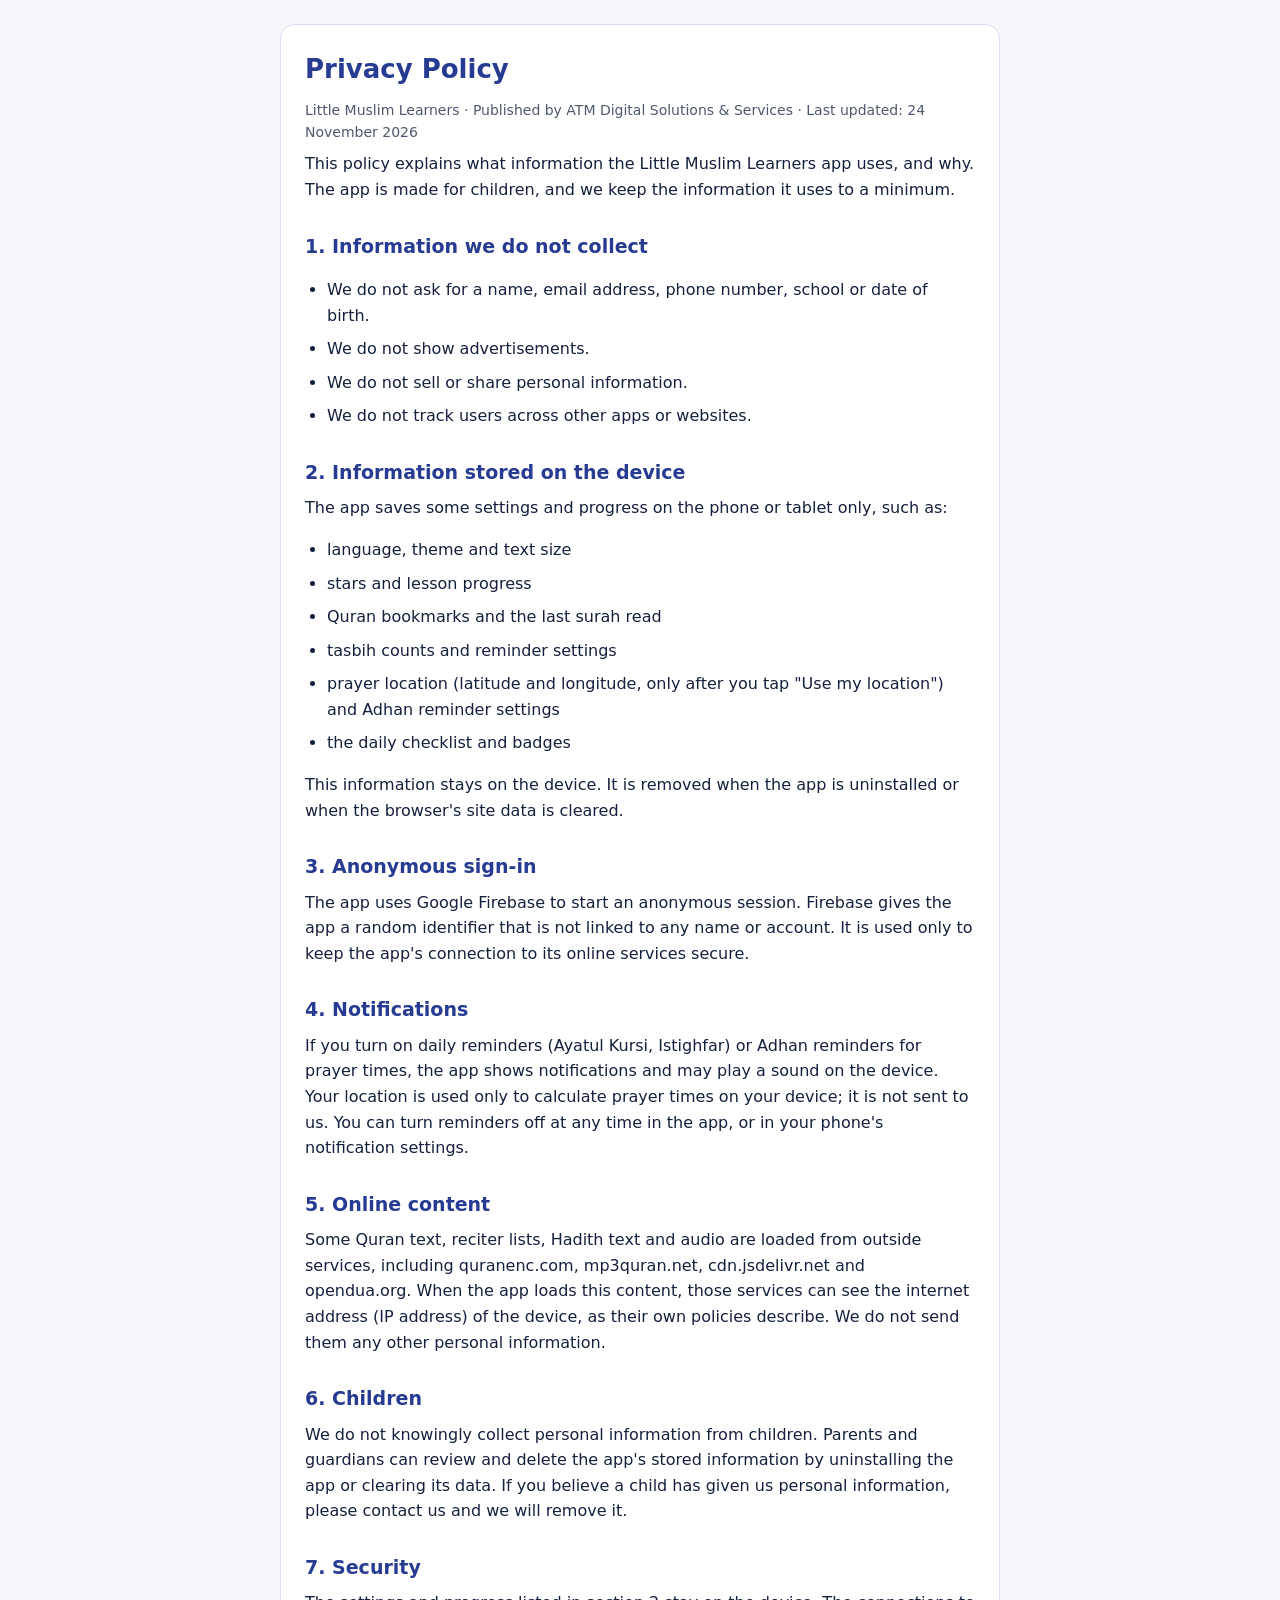
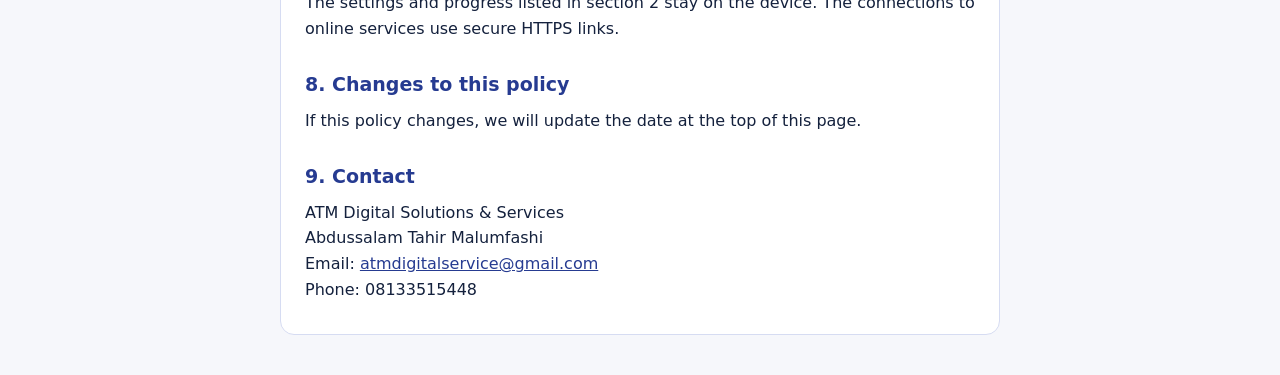
<file: privacy-policy.html>
<!doctype html>
<html lang="en">
<head>
  <meta charset="utf-8">
  <meta name="viewport" content="width=device-width, initial-scale=1, viewport-fit=cover">
  <title>Privacy Policy - Little Muslim Learners</title>
  <style>
    :root { --bg: #f6f7fb; --fg: #14213d; --accent: #263b91; --card: #ffffff; --line: #d6dcf2; }
    @media (prefers-color-scheme: dark) {
      :root:not([data-theme="light"]) { --bg: #0d1424; --fg: #e7edf8; --accent: #8fa6ff; --card: #16213a; --line: #2a3a5e; color-scheme: dark; }
    }
    * { box-sizing: border-box; }
    body {
      margin: 0; background: var(--bg); color: var(--fg);
      font: 16px/1.6 system-ui, -apple-system, "Segoe UI", Roboto, sans-serif;
      padding-left: max(16px, env(safe-area-inset-left, 0px));
      padding-right: max(16px, env(safe-area-inset-right, 0px));
      padding-block: 24px 40px;
    }
    main { max-width: 720px; margin: 0 auto; background: var(--card); border: 1px solid var(--line); border-radius: 14px; padding: 24px; }
    h1 { font-size: 26px; margin: 0 0 4px; color: var(--accent); }
    h2 { font-size: 19px; margin: 28px 0 8px; color: var(--accent); }
    p, li { margin: 8px 0; }
    ul { padding-left: 22px; }
    .meta { color: var(--fg); opacity: .75; font-size: 14px; }
    a { color: var(--accent); }
  </style>
</head>
<body>
  <main>
    <h1>Privacy Policy</h1>
    <p class="meta">Little Muslim Learners · Published by ATM Digital Solutions &amp; Services · Last updated: 24 November 2026</p>

    <p>This policy explains what information the Little Muslim Learners app uses, and why. The app is made for children, and we keep the information it uses to a minimum.</p>

    <h2>1. Information we do not collect</h2>
    <ul>
      <li>We do not ask for a name, email address, phone number, school or date of birth.</li>
      <li>We do not show advertisements.</li>
      <li>We do not sell or share personal information.</li>
      <li>We do not track users across other apps or websites.</li>
    </ul>

    <h2>2. Information stored on the device</h2>
    <p>The app saves some settings and progress on the phone or tablet only, such as:</p>
    <ul>
      <li>language, theme and text size</li>
      <li>stars and lesson progress</li>
      <li>Quran bookmarks and the last surah read</li>
      <li>tasbih counts and reminder settings</li>
      <li>prayer location (latitude and longitude, only after you tap "Use my location") and Adhan reminder settings</li>
      <li>the daily checklist and badges</li>
    </ul>
    <p>This information stays on the device. It is removed when the app is uninstalled or when the browser's site data is cleared.</p>

    <h2>3. Anonymous sign-in</h2>
    <p>The app uses Google Firebase to start an anonymous session. Firebase gives the app a random identifier that is not linked to any name or account. It is used only to keep the app's connection to its online services secure.</p>

    <h2>4. Notifications</h2>
    <p>If you turn on daily reminders (Ayatul Kursi, Istighfar) or Adhan reminders for prayer times, the app shows notifications and may play a sound on the device. Your location is used only to calculate prayer times on your device; it is not sent to us. You can turn reminders off at any time in the app, or in your phone's notification settings.</p>

    <h2>5. Online content</h2>
    <p>Some Quran text, reciter lists, Hadith text and audio are loaded from outside services, including quranenc.com, mp3quran.net, cdn.jsdelivr.net and opendua.org. When the app loads this content, those services can see the internet address (IP address) of the device, as their own policies describe. We do not send them any other personal information.</p>

    <h2>6. Children</h2>
    <p>We do not knowingly collect personal information from children. Parents and guardians can review and delete the app's stored information by uninstalling the app or clearing its data. If you believe a child has given us personal information, please contact us and we will remove it.</p>

    <h2>7. Security</h2>
    <p>The settings and progress listed in section 2 stay on the device. The connections to online services use secure HTTPS links.</p>

    <h2>8. Changes to this policy</h2>
    <p>If this policy changes, we will update the date at the top of this page.</p>

    <h2>9. Contact</h2>
    <p>ATM Digital Solutions &amp; Services<br>
      Abdussalam Tahir Malumfashi<br>
      Email: <a href="mailto:atmdigitalservice@gmail.com">atmdigitalservice@gmail.com</a><br>
      Phone: 08133515448</p>
  </main>
</body>
</html>
</file>
